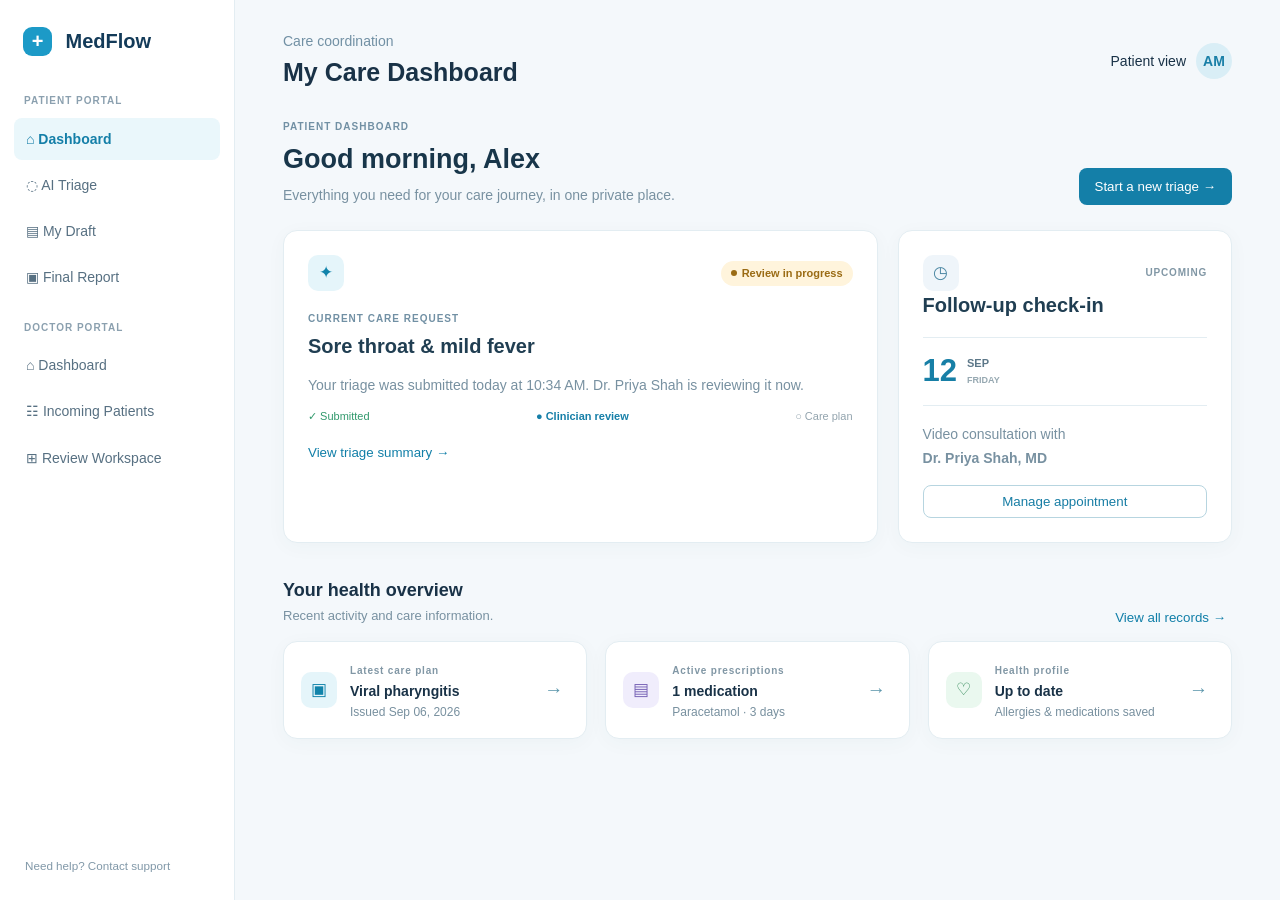
<file: index (1).html>
<!doctype html>
<html lang="en">
<head>
  <meta charset="utf-8">
  <meta name="viewport" content="width=device-width, initial-scale=1">
  <title>MedFlow | Care coordination</title>
  <link rel="stylesheet" href="styles.css">
</head>
<body>
  <div class="app-shell">
    <aside class="sidebar">
      <a class="brand" href="#chat"><span>+</span> MedFlow</a>

      <p class="nav-label">Patient portal</p>
      <nav>
        <button class="nav-link active" data-view="patient-dashboard">⌂ <span>Dashboard</span></button>
        <button class="nav-link" data-view="chat">◌ <span>AI Triage</span></button>
        <button class="nav-link" data-view="draft">▤ <span>My Draft</span></button>
        <button class="nav-link" data-view="report">▣ <span>Final Report</span></button>
      </nav>

      <p class="nav-label">Doctor portal</p>
      <nav>
        <button class="nav-link" data-view="doctor-dashboard">⌂ <span>Dashboard</span></button>
        <button class="nav-link" data-view="queue">☷ <span>Incoming Patients</span></button>
        <button class="nav-link" data-view="workspace">⊞ <span>Review Workspace</span></button>
      </nav>

      <small class="support">Need help? Contact support</small>
    </aside>

    <main>
      <header class="page-header">
        <div>
          <p>Care coordination</p>
          <h1 id="page-title">My Care Dashboard</h1>
        </div>
        <div class="profile" id="profile-label">Patient view <b>AM</b></div>
      </header>

      <section id="patient-dashboard" class="view active">
        <div class="welcome">
          <div>
            <p class="eyebrow">Patient dashboard</p>
            <h2>Good morning, Alex</h2>
            <p>Everything you need for your care journey, in one private place.</p>
          </div>
          <button class="button" data-view="chat">Start a new triage <span>→</span></button>
        </div>

        <div class="dashboard-grid">
          <article class="panel care-status">
            <div class="card-kicker">
              <span class="icon-circle">✦</span>
              <span class="badge amber">Review in progress</span>
            </div>

            <p class="eyebrow">Current care request</p>
            <h3>Sore throat &amp; mild fever</h3>
            <p>Your triage was submitted today at 10:34 AM. Dr. Priya Shah is reviewing it now.</p>

            <div class="status-steps">
              <span class="complete">✓ Submitted</span>
              <span class="current">● Clinician review</span>
              <span>○ Care plan</span>
            </div>

            <button class="text-link" data-view="draft">View triage summary →</button>
          </article>

          <article class="panel next-visit">
            <div class="card-kicker">
              <span class="icon-circle soft">◷</span>
              <span class="muted-copy">UPCOMING</span>
            </div>

            <h3>Follow-up check-in</h3>

            <div class="appointment-date">
              <strong>12</strong>
              <span>SEP<br><small>FRIDAY</small></span>
            </div>

            <p>Video consultation with<br><b>Dr. Priya Shah, MD</b></p>
            <button class="outline">Manage appointment</button>
          </article>
        </div>

        <div class="dashboard-section-head">
          <div>
            <h2>Your health overview</h2>
            <p>Recent activity and care information.</p>
          </div>
          <button class="text-link" data-view="report">View all records →</button>
        </div>

        <div class="overview-grid">
          <article class="panel mini-card">
            <span class="mini-icon blue">▣</span>
            <div>
              <small>Latest care plan</small>
              <h3>Viral pharyngitis</h3>
              <p>Issued Sep 06, 2026</p>
            </div>
            <button class="arrow-button" data-view="report">→</button>
          </article>

          <article class="panel mini-card">
            <span class="mini-icon violet">▤</span>
            <div>
              <small>Active prescriptions</small>
              <h3>1 medication</h3>
              <p>Paracetamol · 3 days</p>
            </div>
            <button class="arrow-button" data-view="report">→</button>
          </article>

          <article class="panel mini-card">
            <span class="mini-icon green-bg">♡</span>
            <div>
              <small>Health profile</small>
              <h3>Up to date</h3>
              <p>Allergies &amp; medications saved</p>
            </div>
            <button class="arrow-button">→</button>
          </article>
        </div>
      </section>

      <section id="doctor-dashboard" class="view">
        <div class="welcome">
          <div>
            <p class="eyebrow">Clinician dashboard</p>
            <h2>Good morning, Dr. Shah</h2>
            <p>Here is what needs your attention today.</p>
          </div>
          <button class="button" data-view="queue">Open review queue <span>→</span></button>
        </div>

        <div class="metric-grid">
          <article class="panel metric-card">
            <span class="metric-icon amber-bg">☷</span>
            <div>
              <small>Awaiting review</small>
              <strong>03</strong>
              <p><b>2 new</b> since your last visit</p>
            </div>
          </article>

          <article class="panel metric-card">
            <span class="metric-icon blue-bg">✓</span>
            <div>
              <small>Completed today</small>
              <strong>12</strong>
              <p>Average review: <b>8 min</b></p>
            </div>
          </article>

          <article class="panel metric-card">
            <span class="metric-icon green-bg">◷</span>
            <div>
              <small>Follow-ups due</small>
              <strong>05</strong>
              <p>Within the next 48 hours</p>
            </div>
          </article>
        </div>

        <div class="doctor-layout">
          <article class="panel priority-list">
            <header class="dashboard-card-head">
              <div>
                <h2>Priority review queue</h2>
                <p>Patients requiring a clinical decision.</p>
              </div>
              <button class="text-link" data-view="queue">View queue →</button>
            </header>

            <div class="priority-item">
              <b class="initial">AM</b>
              <div>
                <strong>Alex Morgan</strong>
                <small>PT-240819 · Submitted 14 min ago</small>
              </div>
              <div class="symptom">
                <span class="badge amber">High priority</span>
                <small>Sore throat, mild fever</small>
              </div>
              <button class="outline" data-view="workspace">Review</button>
            </div>

            <div class="priority-item">
              <b class="initial">JL</b>
              <div>
                <strong>Jamie Lee</strong>
                <small>PT-240818 · Submitted 30 min ago</small>
              </div>
              <div class="symptom">
                <span class="badge neutral">Routine</span>
                <small>Recurring headache</small>
              </div>
              <button class="outline" data-view="workspace">Review</button>
            </div>

            <div class="priority-item">
              <b class="initial">RK</b>
              <div>
                <strong>Riya Kapoor</strong>
                <small>PT-240817 · Submitted 52 min ago</small>
              </div>
              <div class="symptom">
                <span class="badge neutral">Routine</span>
                <small>Seasonal rash</small>
              </div>
              <button class="outline" data-view="workspace">Review</button>
            </div>
          </article>

          <aside class="panel schedule-card">
            <div class="dashboard-card-head">
              <div>
                <h2>Today’s schedule</h2>
                <p>Friday, September 7</p>
              </div>
              <button class="calendar-button">▦</button>
            </div>

            <div class="schedule-row">
              <time>11:30<br><small>AM</small></time>
              <span></span>
              <div>
                <strong>Follow-up consultation</strong>
                <small>Jamie Lee · Video visit</small>
              </div>
            </div>

            <div class="schedule-row">
              <time>01:00<br><small>PM</small></time>
              <span></span>
              <div>
                <strong>Care plan review</strong>
                <small>Riya Kapoor · Phone</small>
              </div>
            </div>

            <div class="schedule-row">
              <time>03:15<br><small>PM</small></time>
              <span></span>
              <div>
                <strong>New patient consultation</strong>
                <small>Arjun Mehta · In person</small>
              </div>
            </div>

            <button class="text-link full">View full calendar →</button>
          </aside>
        </div>
      </section>

      <section id="chat" class="view">
        <article class="chat-panel panel">
          <header class="chat-header">
            <div class="assistant-title">
              <i>✦</i>
              <div>
                <strong>MedFlow Assistant</strong>
                <small>● Secure &amp; private triage</small>
              </div>
            </div>
            <span class="badge amber">In progress</span>
          </header>

          <div class="messages">
            <div class="message bot">
              Hello, Alex. I’m here to help prepare your visit for the doctor. To begin, how old are you?
              <small>MedFlow Assistant · 10:21 AM</small>
            </div>
            <div class="message patient">I’m 31.</div>
            <div class="message bot">Thank you. Could you describe the main symptom you’re experiencing today?</div>
            <div class="message patient">I’ve had a persistent sore throat and a mild fever.</div>
            <div class="message bot">I’m sorry you’re feeling unwell. How long have these symptoms been present, and are you currently taking any medications?</div>
          </div>

          <form class="composer">
            <input aria-label="Message" placeholder="Type your answer…">
            <button class="button">Send ↑</button>
          </form>
        </article>
      </section>

      <section id="draft" class="view">
        <div class="draft-layout">
          <article class="panel draft-card">
            <div class="section-head">
              <div>
                <h2>Review your triage draft</h2>
                <p>This summary was prepared from your conversation.</p>
              </div>
              <span class="badge amber">Status: Draft</span>
            </div>

            <div class="detail-grid">
              <div><label>Primary symptoms</label><strong>Sore throat, mild fever</strong></div>
              <div><label>Duration</label><strong>3 days</strong></div>
              <div><label>Current medications</label><strong>Paracetamol, as needed</strong></div>
              <div><label>Allergies</label><strong>No known allergies</strong></div>
            </div>

            <footer>
              <small>Please check this information before sending.</small>
              <button class="button" data-view="queue">Submit to Doctor →</button>
            </footer>
          </article>

          <aside class="panel note">
            <h3>What happens next?</h3>
            <p>Your request joins the doctor’s secure review queue. A clinician will verify all details before any recommendation is issued.</p>
            <hr>
            <strong>~15 min</strong>
            <p>Estimated review time</p>
          </aside>
        </div>
      </section>

      <section id="queue" class="view">
        <div class="section-head queue-head">
          <div>
            <h2>Incoming patients</h2>
            <p>3 patients are waiting for clinical review.</p>
          </div>
          <div>
            <button class="outline">Today ▾</button>
            <button class="outline">⌕ Search</button>
          </div>
        </div>

        <div class="panel table-wrap">
          <table>
            <thead>
              <tr>
                <th>Patient</th>
                <th>Triage timestamp</th>
                <th>Primary symptom</th>
                <th>Status</th>
                <th></th>
              </tr>
            </thead>
            <tbody>
              <tr>
                <td><b class="initial">AM</b><strong>Alex Morgan<small>PT-240819</small></strong></td>
                <td>Today, 10:34 AM</td>
                <td>Sore throat, mild fever</td>
                <td><span class="badge amber">Pending Review</span></td>
                <td><button class="outline" data-view="workspace">Review &amp; Finalize</button></td>
              </tr>
              <tr>
                <td><b class="initial">JL</b><strong>Jamie Lee<small>PT-240818</small></strong></td>
                <td>Today, 10:18 AM</td>
                <td>Recurring headache</td>
                <td><span class="badge amber">Pending Review</span></td>
                <td><button class="outline" data-view="workspace">Review &amp; Finalize</button></td>
              </tr>
              <tr>
                <td><b class="initial">RK</b><strong>Riya Kapoor<small>PT-240817</small></strong></td>
                <td>Today, 9:56 AM</td>
                <td>Seasonal rash</td>
                <td><span class="badge amber">Pending Review</span></td>
                <td><button class="outline" data-view="workspace">Review &amp; Finalize</button></td>
              </tr>
            </tbody>
          </table>
        </div>
      </section>

      <section id="workspace" class="view">
        <article class="panel workspace">
          <aside class="context">
            <p class="eyebrow">AI-generated draft · read only</p>
            <h2>Alex Morgan <small>PT-240819</small></h2>

            <p class="eyebrow">Presenting concern</p>
            <div class="context-item">
              <strong>Sore throat &amp; mild fever</strong>
              <span>Patient reports symptoms for 3 days.</span>
            </div>

            <p class="eyebrow">AI context</p>
            <div class="context-item">
              <strong>Duration</strong>
              <span>3 days · progressively persistent</span>
            </div>

            <div class="context-item">
              <strong>Medications &amp; allergies</strong>
              <span>Paracetamol as needed · No known allergies</span>
            </div>

            <div class="context-item">
              <strong>Reported vitals</strong>
              <span>Temperature 99.8°F · no other vitals provided</span>
            </div>

            <button class="transcript">View chat transcript <span>⌄</span></button>
          </aside>

          <form class="clinical-form">
            <p class="eyebrow">Clinician input</p>
            <h2>Review &amp; prescription</h2>

            <label>
              Clinical diagnosis
              <textarea>Acute viral pharyngitis (suspected)</textarea>
            </label>

            <label>Prescriptions</label>
            <div id="prescriptions">
              <div class="med-row">
                <input value="Paracetamol" aria-label="Medication name">
                <input value="500 mg" aria-label="Dosage">
                <input value="Every 6 hrs" aria-label="Frequency">
                <input value="3 days" aria-label="Duration">
              </div>
            </div>

            <button type="button" id="add-med" class="text-button">＋ Add another medication</button>

            <label>
              Lifestyle suggestions
              <textarea>Rest well, keep hydrated, and try warm salt-water gargles. Seek care urgently if symptoms worsen or breathing becomes difficult.</textarea>
            </label>

            <div class="follow-up">
              <input type="checkbox" checked id="follow">
              <label for="follow">Follow-up required in</label>
              <input class="days" type="number" value="5">
              <span>days</span>
            </div>

            <div class="form-footer">
              <button type="button" class="button">Finalize &amp; Send to Patient →</button>
            </div>
          </form>
        </article>
      </section>

      <section id="report" class="view">
        <article class="panel report">
          <header>
            <div class="report-brand">
              MedFlow
              <small>CLINICAL CARE PLATFORM</small>
            </div>
            <div>
              <span class="badge green" data-report-status>Finalized</span>
              <p data-report-issued>Issued Sep 06, 2026</p>
            </div>
          </header>

          <div class="patient-info">
            <div><label>Patient</label>Alex Morgan</div>
            <div><label>Patient ID</label>PT-240819</div>
            <div><label>Clinician</label>Dr. Priya Shah, MD</div>
          </div>

          <h2>Clinical diagnosis</h2>
          <p data-report-diagnosis>Acute viral pharyngitis (suspected)</p>

          <h2>Prescription</h2>
          <table>
            <thead>
              <tr>
                <th>Medication</th>
                <th>Dosage</th>
                <th>Frequency</th>
                <th>Duration</th>
              </tr>
            </thead>
            <tbody data-report-prescriptions>
              <tr>
                <td><b>Paracetamol</b></td>
                <td>500 mg</td>
                <td>Every 6 hours, as needed</td>
                <td>3 days</td>
              </tr>
            </tbody>
          </table>

          <h2>Lifestyle suggestions</h2>
          <p data-report-lifestyle>Rest well, keep hydrated, and try warm salt-water gargles. Seek care urgently if symptoms worsen or breathing becomes difficult.</p>

          <footer data-report-follow-up>Follow-up recommended in 5 days. This report has been reviewed and finalized by your clinician.</footer>
        </article>
      </section>
    </main>
  </div>

  <script src="app.js"></script>
  
</body>
</html>
</file>
<file: styles.css>
:root {
  --ink: #193247;
  --muted: #7891a1;
  --blue: #147fa8;
  --pale: #eaf7fb;
  --line: #e3edf2;
}

* {
  box-sizing: border-box;
}

body {
  margin: 0;
  background: #f4f8fb;
  color: var(--ink);
  font: 14px/1.45 Inter, Arial, sans-serif;
}

.app-shell {
  display: flex;
  min-height: 100vh;
}

.sidebar {
  position: fixed;
  inset: 0 auto 0 0;
  width: 235px;
  padding: 27px 14px;
  background: #fff;
  border-right: 1px solid var(--line);
}

.brand {
  display: block;
  margin: 0 9px 38px;
  color: #143b59;
  text-decoration: none;
  font-size: 20px;
  font-weight: 800;
}

.brand span {
  display: inline-grid;
  place-items: center;
  width: 29px;
  height: 29px;
  margin-right: 8px;
  border-radius: 9px;
  background: #1c9ac7;
  color: #fff;
}

.nav-label,
.eyebrow {
  margin: 20px 10px 7px;
  color: #8ba0af;
  font-size: 10px;
  font-weight: 800;
  letter-spacing: 0.1em;
  text-transform: uppercase;
}

.nav-link {
  width: 100%;
  margin: 2px 0;
  padding: 11px 12px;
  border: 0;
  border-radius: 8px;
  background: transparent;
  color: #577082;
  text-align: left;
  font: inherit;
  cursor: pointer;
}

.nav-link:hover,
.nav-link.active {
  background: var(--pale);
  color: var(--blue);
  font-weight: 700;
}

.support {
  position: absolute;
  bottom: 25px;
  left: 25px;
  color: #8198a8;
}

main {
  width: calc(100% - 235px);
  max-width: 1550px;
  margin-left: 235px;
  padding: 31px 48px;
}

.page-header,
.section-head,
.chat-header,
.report header {
  display: flex;
  align-items: center;
  justify-content: space-between;
}

.page-header {
  margin-bottom: 29px;
}

.page-header p,
.eyebrow {
  margin: 0;
  color: #7190a4;
}

.page-header h1 {
  margin: 3px 0 0;
  font-size: 25px;
}

.profile {
  display: flex;
  align-items: center;
  gap: 10px;
}

.profile b {
  display: grid;
  place-items: center;
  width: 36px;
  height: 36px;
  border-radius: 50%;
  background: #d9eef6;
  color: #197fa7;
}

.view {
  display: none;
}

.view.active {
  display: block;
}

.panel {
  background: #fff;
  border: 1px solid var(--line);
  border-radius: 14px;
  box-shadow: 0 4px 20px rgba(24, 71, 99, 0.035);
}

.button,
.outline {
  border: 0;
  border-radius: 8px;
  padding: 11px 16px;
  background: var(--blue);
  color: #fff;
  font: 700 13px inherit;
  cursor: pointer;
}

.outline {
  padding: 8px 12px;
  border: 1px solid #b7d5e0;
  background: #fff;
  color: #177da4;
}

.badge {
  display: inline-flex;
  align-items: center;
  gap: 5px;
  border-radius: 99px;
  padding: 5px 10px;
  font-size: 11px;
  font-weight: 750;
}

.badge::before {
  width: 6px;
  height: 6px;
  border-radius: 50%;
  background: currentColor;
  content: "";
}

.amber {
  background: #fff4dc;
  color: #9a6b14;
}

.green {
  background: #e8f7ee;
  color: #278454;
}

.neutral {
  background: #eef4f7;
  color: #688291;
}

/* Dashboards */
.welcome {
  display: flex;
  align-items: flex-end;
  justify-content: space-between;
  margin-bottom: 25px;
}

.welcome .eyebrow {
  margin: 0 0 6px;
}

.welcome h2 {
  margin: 0;
  color: #18364a;
  font-size: 27px;
}

.welcome > div > p:last-child {
  margin: 6px 0 0;
  color: var(--muted);
}

.dashboard-grid {
  display: grid;
  grid-template-columns: 1.6fr 0.9fr;
  gap: 20px;
}

.care-status,
.next-visit,
.mini-card,
.metric-card,
.priority-list,
.schedule-card {
  padding: 24px;
}

.card-kicker,
.dashboard-card-head {
  display: flex;
  align-items: center;
  justify-content: space-between;
}

.icon-circle,
.mini-icon,
.metric-icon {
  display: grid;
  place-items: center;
  width: 36px;
  height: 36px;
  border-radius: 10px;
  background: #e5f5fa;
  color: #1183aa;
  font-size: 17px;
}

.icon-circle.soft {
  background: #eff5fa;
  color: #4a86a2;
}

.care-status .eyebrow {
  margin: 21px 0 5px;
}

.care-status h3,
.next-visit h3 {
  margin: 0;
  color: #203e52;
  font-size: 20px;
}

.care-status > p:not(.eyebrow),
.next-visit p {
  color: var(--muted);
}

.status-steps {
  display: flex;
  justify-content: space-between;
  color: #93a4ae;
  font-size: 11px;
}

.status-steps .complete {
  color: #31996c;
}

.status-steps .current {
  color: #167fa8;
  font-weight: 700;
}

.text-link {
  border: 0;
  background: transparent;
  color: #117fa8;
  font: 700 13px inherit;
  cursor: pointer;
}

.care-status .text-link {
  margin: 20px 0 -4px;
  padding: 0;
}

.muted-copy,
.mini-card small,
.metric-card small {
  color: #8197a5;
  font-size: 10px;
  font-weight: 800;
  letter-spacing: 0.08em;
}

.appointment-date {
  display: flex;
  align-items: center;
  gap: 10px;
  margin: 17px 0;
  padding: 11px 0;
  border-top: 1px solid var(--line);
  border-bottom: 1px solid var(--line);
  color: #5c7788;
  font-size: 11px;
  font-weight: 800;
}

.appointment-date strong {
  color: #177fa6;
  font-size: 31px;
}

.appointment-date small {
  font-size: 9px;
  color: #96a8b1;
}

.next-visit p {
  line-height: 1.7;
}

.next-visit .outline {
  width: 100%;
}

.dashboard-section-head {
  display: flex;
  align-items: end;
  justify-content: space-between;
  margin: 34px 0 15px;
}

.dashboard-section-head h2,
.dashboard-card-head h2 {
  margin: 0;
  font-size: 18px;
}

.dashboard-section-head p,
.dashboard-card-head p {
  margin: 4px 0 0;
  color: var(--muted);
  font-size: 13px;
}

.overview-grid,
.metric-grid {
  display: grid;
  grid-template-columns: repeat(3, 1fr);
  gap: 18px;
}

.mini-card {
  display: flex;
  align-items: center;
  gap: 13px;
  padding: 17px;
}

.mini-card h3 {
  margin: 2px 0;
  font-size: 14px;
}

.mini-card p,
.metric-card p {
  margin: 0;
  color: #78909f;
  font-size: 12px;
}

.arrow-button {
  margin-left: auto;
  border: 0;
  background: transparent;
  color: #5e98ad;
  font-size: 19px;
}

.violet {
  background: #f0edfc;
  color: #7661b5;
}

.green-bg {
  background: #eaf8ef;
  color: #318958;
}

.metric-grid {
  margin-bottom: 22px;
}

.metric-card {
  display: flex;
  align-items: center;
  gap: 15px;
  padding: 20px;
}

.metric-icon {
  width: 42px;
  height: 42px;
}

.metric-card strong {
  display: block;
  color: #1c3c50;
  font-size: 29px;
  line-height: 1;
}

.amber-bg {
  background: #fff4df;
  color: #bd7d13;
}

.blue-bg {
  background: #e8f5fa;
  color: #1682a9;
}

.doctor-layout {
  display: grid;
  grid-template-columns: 1.65fr 0.8fr;
  gap: 20px;
}

.priority-list,
.schedule-card {
  padding: 23px;
}

.priority-item {
  display: grid;
  grid-template-columns: 38px 1fr 1fr auto;
  align-items: center;
  gap: 10px;
  padding: 17px 0;
  border-top: 1px solid var(--line);
}

.priority-item:first-of-type {
  margin-top: 17px;
}

.priority-item strong,
.priority-item small {
  display: block;
}

.priority-item small {
  margin-top: 3px;
  color: #8297a5;
  font-size: 11px;
}

.initial {
  display: grid;
  place-items: center;
  width: 32px;
  height: 32px;
  border-radius: 50%;
  background: #edf6f9;
  color: #267e9e;
  font-size: 11px;
}

.calendar-button {
  width: 32px;
  height: 32px;
  border: 1px solid #d6e4ea;
  border-radius: 8px;
  background: #fff;
  color: #1680a8;
}

.schedule-row {
  display: grid;
  grid-template-columns: 37px 10px 1fr;
  gap: 10px;
  padding: 17px 0 0;
}

.schedule-row time {
  color: #587788;
  font-size: 12px;
  font-weight: 800;
  text-align: right;
}

.schedule-row > span {
  width: 9px;
  height: 9px;
  margin-top: 2px;
  border: 2px solid #3b9abb;
  border-radius: 50%;
  box-shadow: 0 15px 0 -3px #d9e8ed, 0 30px 0 -3px #d9e8ed;
}

.schedule-row strong,
.schedule-row small {
  display: block;
}

.schedule-row small {
  margin-top: 3px;
  color: #8198a6;
  font-size: 11px;
}

.full {
  width: 100%;
  margin-top: 24px;
  padding-top: 16px;
  border-top: 1px solid var(--line);
  text-align: left;
}

/* Existing screens */
.chat-panel {
  display: flex;
  flex-direction: column;
  max-width: 850px;
  height: 620px;
  margin: auto;
  overflow: hidden;
}

.chat-header {
  padding: 18px 22px;
  border-bottom: 1px solid #e8eff3;
}

.assistant-title {
  display: flex;
  align-items: center;
  gap: 10px;
}

.assistant-title i {
  display: grid;
  place-items: center;
  width: 34px;
  height: 34px;
  border-radius: 10px;
  background: #e8f7fb;
  color: #1488b2;
  font-style: normal;
}

.messages {
  flex: 1;
  padding: 25px;
  background: #fbfdfe;
}

.message {
  max-width: 67%;
  margin: 0 0 17px;
  padding: 12px 15px;
  border-radius: 4px 14px 14px;
  color: #29465b;
}

.bot {
  background: #e8f6fa;
}

.patient {
  margin-left: auto;
  border-radius: 14px 4px 14px 14px;
  background: #167fa9;
  color: #fff;
}

.composer {
  display: flex;
  gap: 10px;
  padding: 16px;
  border-top: 1px solid #e8eff3;
}

.composer input,
.clinical-form input,
textarea {
  width: 100%;
  border: 1px solid #d7e4ea;
  border-radius: 8px;
  padding: 10px 11px;
  font: inherit;
}

.draft-layout {
  display: grid;
  grid-template-columns: minmax(0, 760px) 250px;
  gap: 24px;
}

.draft-card,
.note {
  padding: 30px;
}

.section-head h2,
.workspace h2 {
  margin: 0;
  font-size: 19px;
}

.section-head p,
.note p {
  color: var(--muted);
}

.detail-grid {
  display: grid;
  grid-template-columns: 1fr 1fr;
  margin: 27px 0;
  border: 1px solid var(--line);
  border-radius: 10px;
  overflow: hidden;
}

.detail-grid div {
  padding: 17px;
  border-bottom: 1px solid var(--line);
}

.detail-grid div:nth-child(odd) {
  border-right: 1px solid var(--line);
}

.draft-card footer,
.form-footer {
  display: flex;
  align-items: center;
  justify-content: space-between;
}

.table-wrap {
  overflow: auto;
}

table {
  width: 100%;
  border-collapse: collapse;
  text-align: left;
}

th {
  padding: 13px 17px;
  background: #f7fafc;
  color: #7991a1;
  font-size: 10px;
  text-transform: uppercase;
}

td {
  padding: 17px;
  border-top: 1px solid #e8eff3;
  color: #416072;
}

td:first-child {
  display: flex;
  align-items: center;
  gap: 10px;
}

.workspace {
  display: grid;
  grid-template-columns: 42% 58%;
  overflow: hidden;
}

.context,
.clinical-form {
  padding: 26px;
}

.context {
  background: #fbfdfe;
  border-right: 1px solid var(--line);
}

.context-item {
  margin-bottom: 10px;
  padding: 14px 15px;
  border: 1px solid var(--line);
  border-radius: 10px;
  background: #fff;
}

.context-item strong,
.context-item span {
  display: block;
}

.transcript,
.text-button {
  border: 0;
  border-radius: 8px;
  background: #eaf6fa;
  color: #187c9e;
  font-weight: 700;
  padding: 10px;
}

.med-row {
  display: grid;
  grid-template-columns: 1.4fr 0.8fr 1fr 0.8fr;
  gap: 8px;
  margin: 10px 0;
  padding: 13px;
  border: 1px solid #dfe9ee;
  border-radius: 10px;
}

.follow-up {
  display: flex;
  align-items: center;
  gap: 12px;
}

.report {
  max-width: 880px;
  margin: auto;
  padding: 42px 48px;
}

.report header {
  padding-bottom: 22px;
  border-bottom: 2px solid #1d86ad;
}

.report-brand {
  font-size: 22px;
  font-weight: 800;
}

.patient-info {
  display: flex;
  gap: 38px;
  margin-top: 21px;
}

.report h2 {
  margin: 30px 0 8px;
  font-size: 19px;
}

@media (max-width: 900px) {
  .sidebar {
    width: 64px;
    padding: 20px 8px;
  }

  .brand {
    font-size: 0;
  }

  .nav-label,
  .nav-link span,
  .support {
    display: none;
  }

  main {
    width: calc(100% - 64px);
    margin-left: 64px;
    padding: 24px;
  }

  .dashboard-grid,
  .doctor-layout,
  .overview-grid,
  .metric-grid,
  .draft-layout,
  .workspace {
    grid-template-columns: 1fr;
  }

  .context {
    border-right: 0;
    border-bottom: 1px solid var(--line);
  }
}

@media (max-width: 620px) {
  main {
    padding: 20px 14px;
  }

  .welcome {
    align-items: flex-start;
    gap: 15px;
    flex-direction: column;
  }

  .priority-item {
    grid-template-columns: 36px 1fr;
  }

  .priority-item .symptom {
    display: none;
  }

  .priority-item .outline {
    grid-column: 2;
    width: max-content;
  }

  .status-steps {
    font-size: 9px;
  }

  .report {
    padding: 25px 18px;
  }
}
</file>
